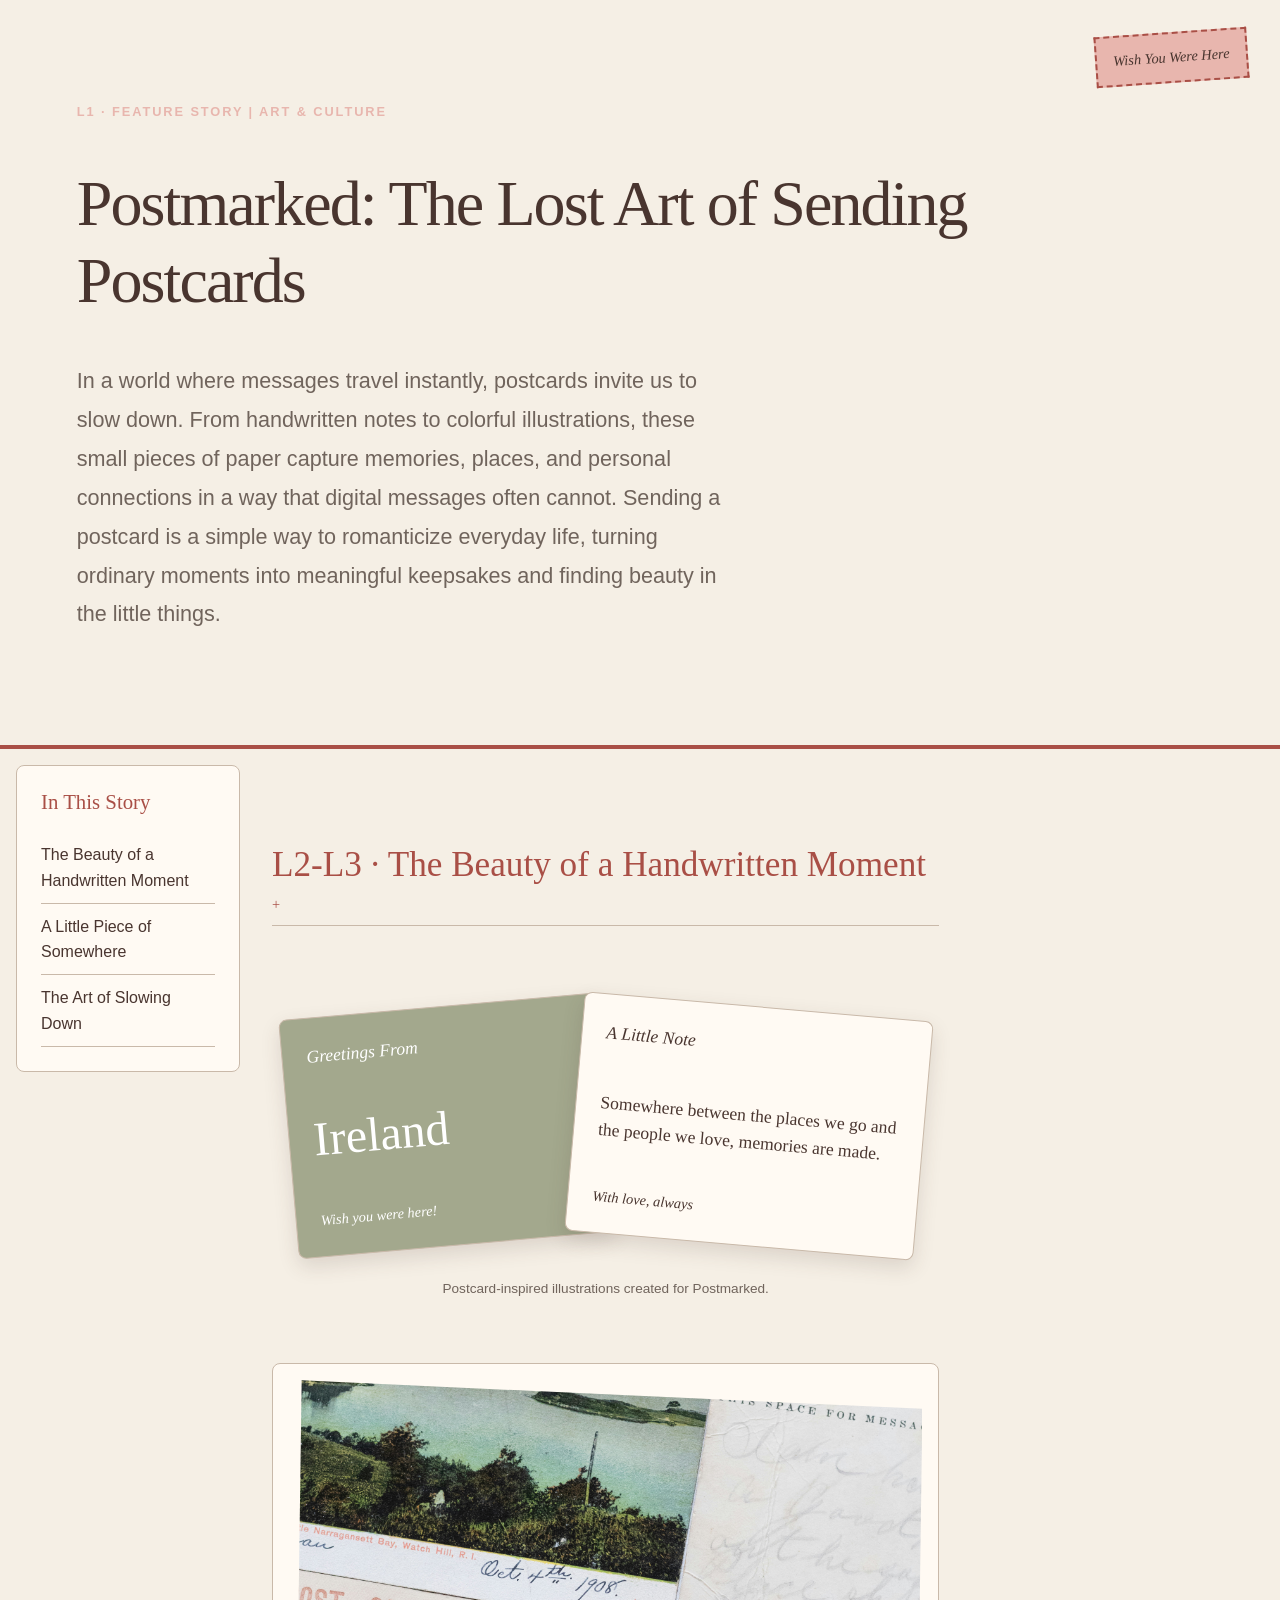
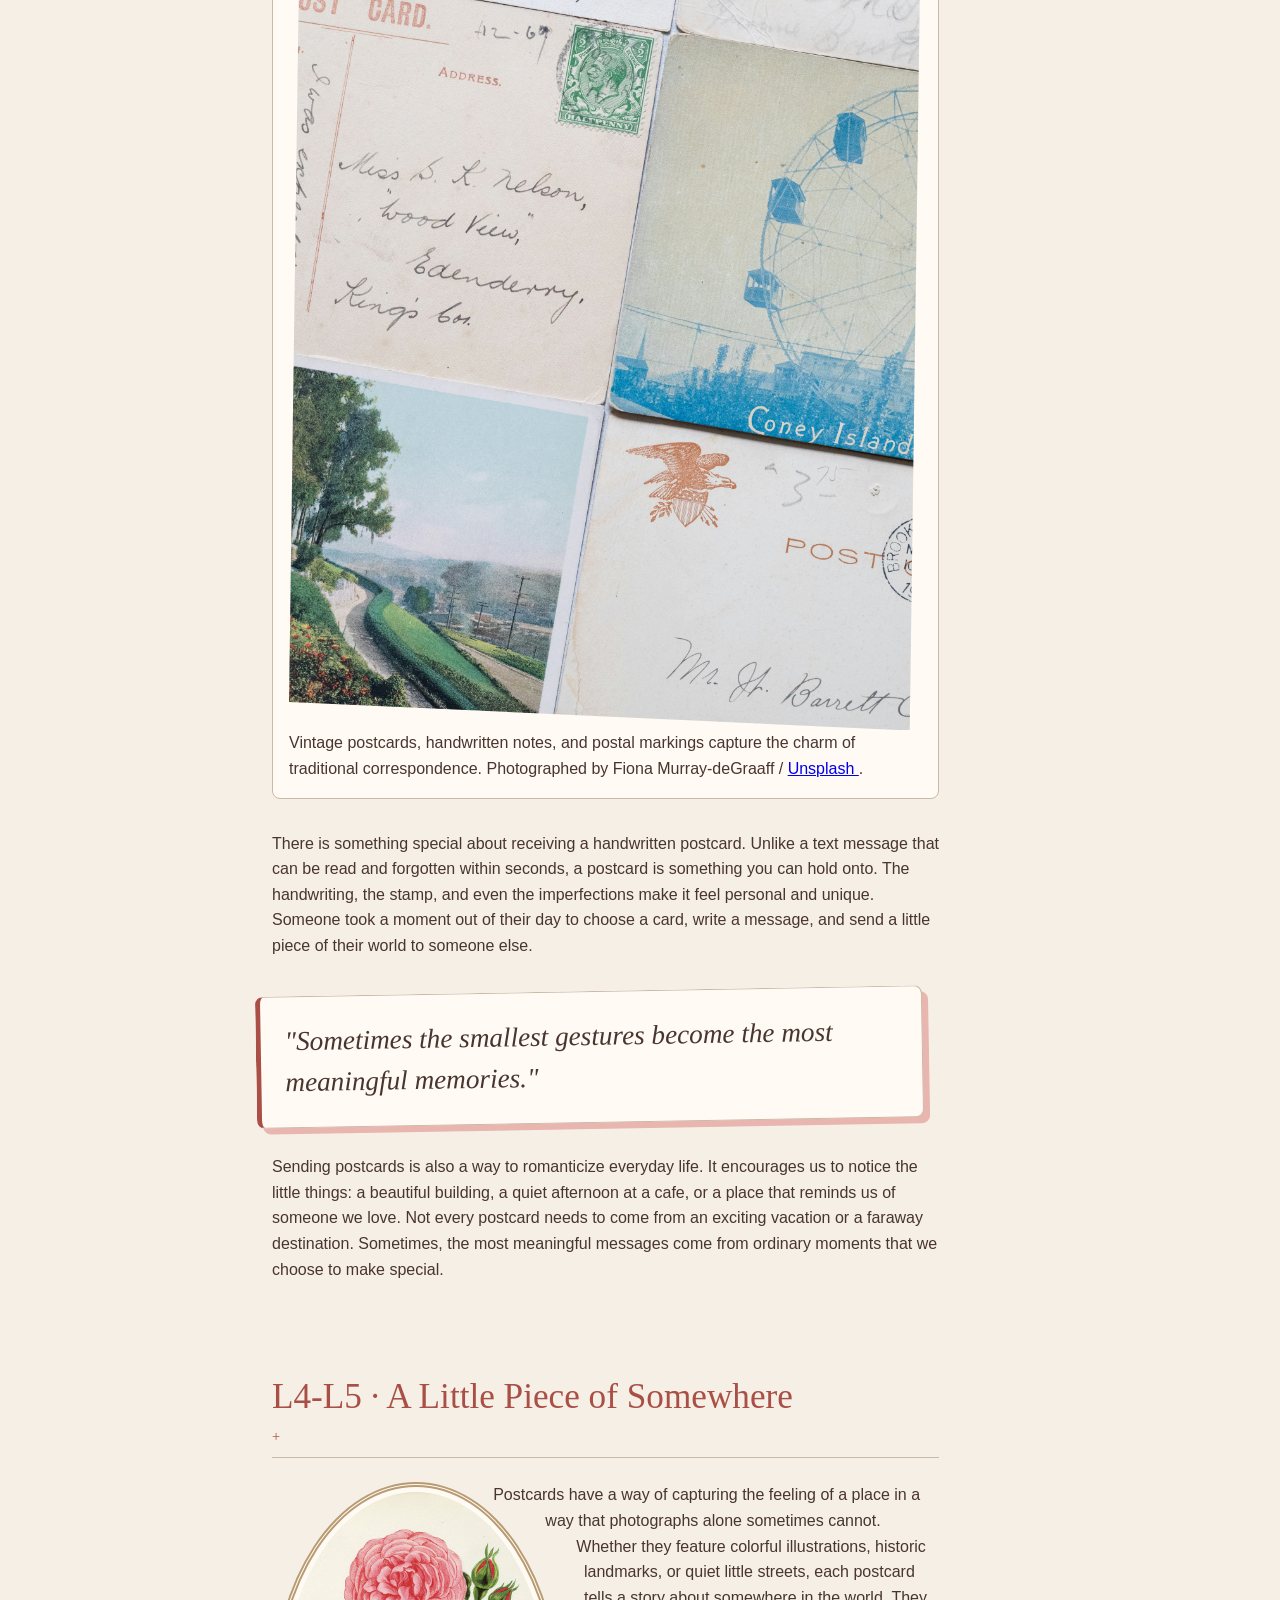
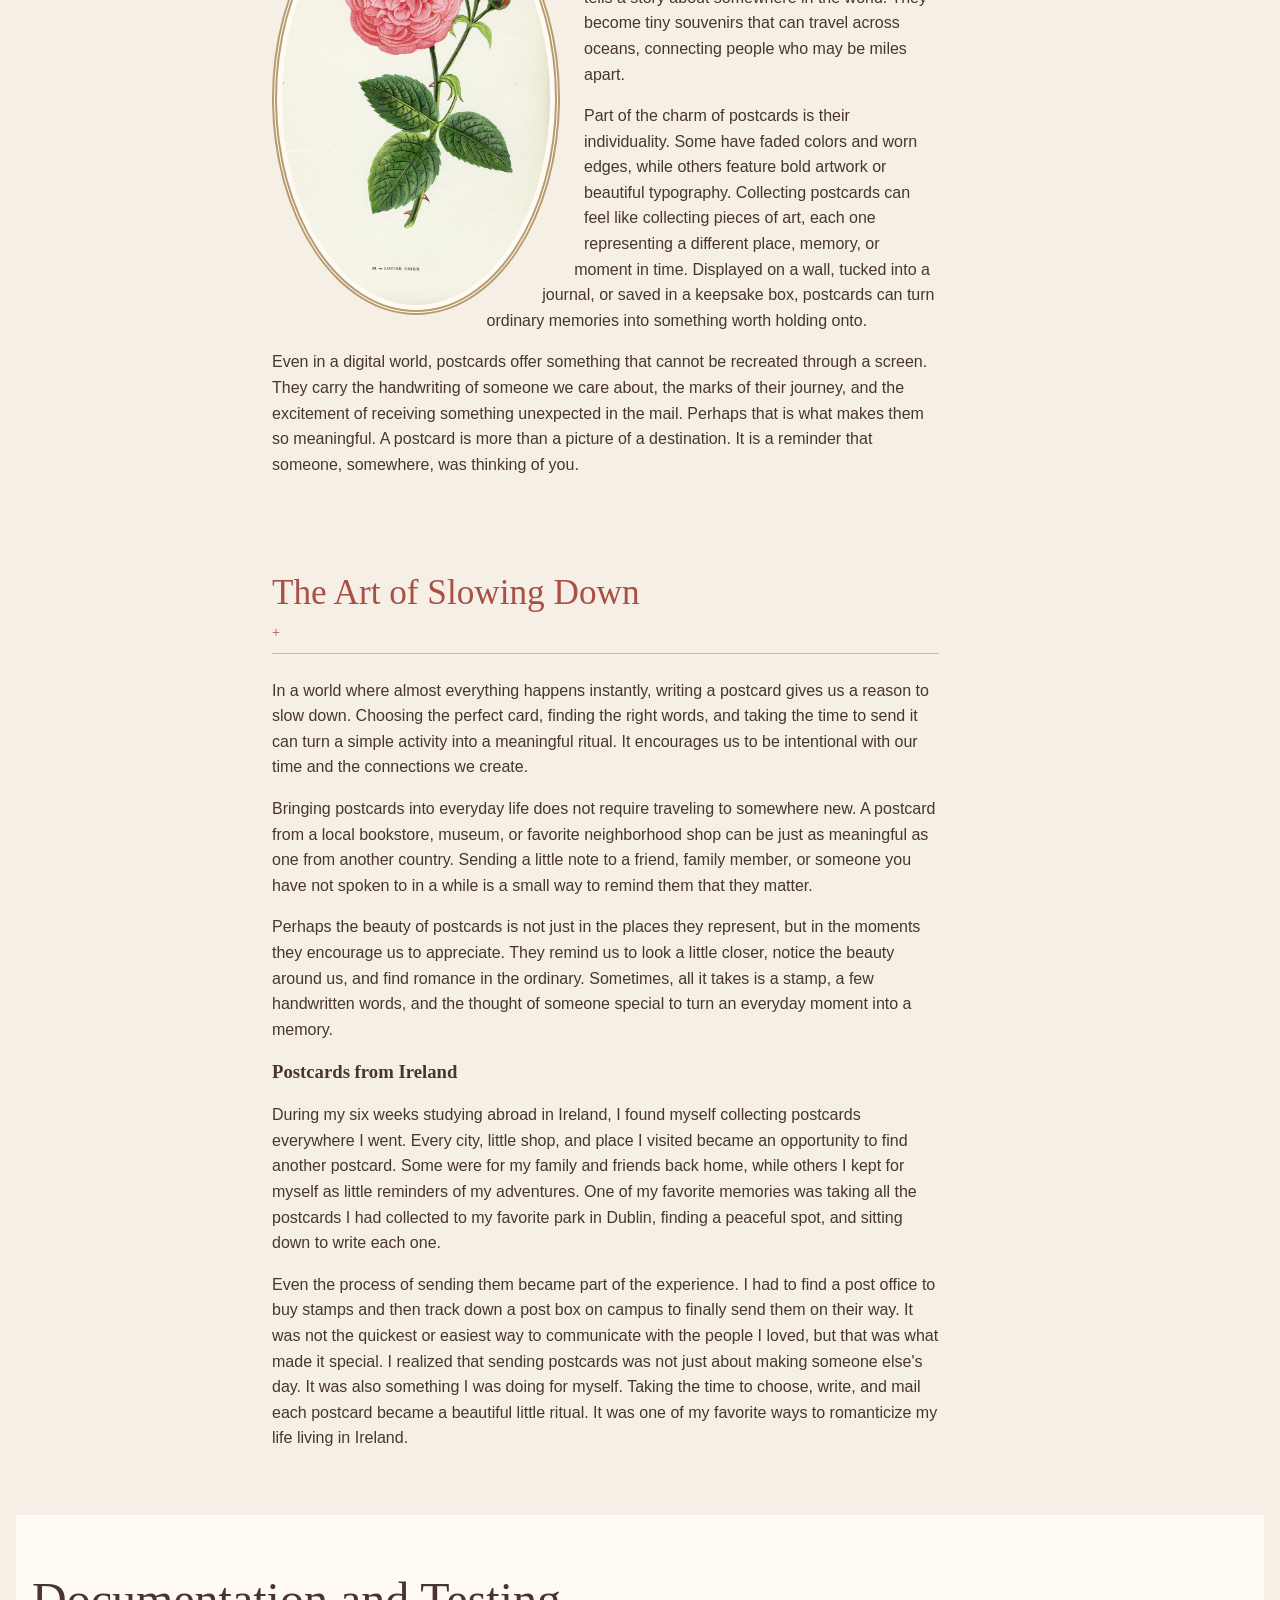
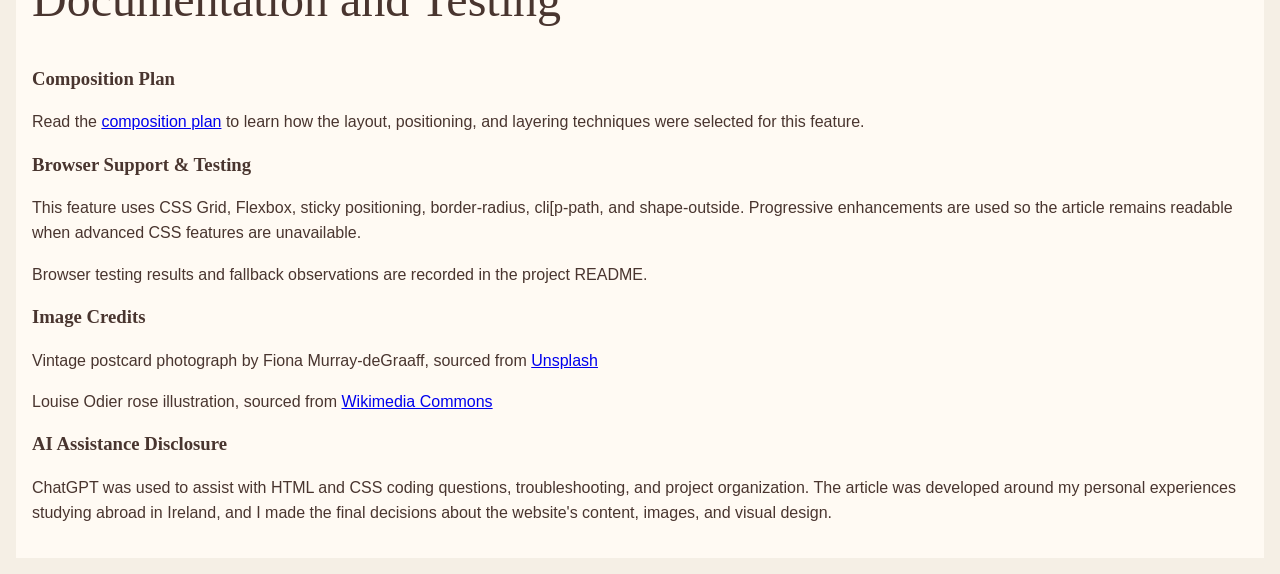
<file: index.html>
<!doctype html>
<html lang="en">
    <head>
        <meta charset="utf-8">
        <meta name="viewport" content="width=device-width,initial-scale=1">
        <title>Postmarked | The Lost Art of Sending Postcards</title>
        <link rel="stylesheet" href="styles.css">
    </head>
    <body>
        <header class="feature-header">
            <p class="eyebrow">L1 · Feature Story | Art & Culture</p>
            <h1 id="story-title">Postmarked: The Lost Art of Sending Postcards</h1>
            <p class="lede">
                In a world where messages travel instantly, postcards invite us to slow down.
                From handwritten notes to colorful illustrations, these small pieces of paper capture
                memories, places, and personal connections in a way that digital messages often cannot.
                Sending a postcard is a simple way to romanticize everyday life, turning ordinary
                moments into meaningful keepsakes and finding beauty in the little things.
            </p>
            <span class="issue-badge">Wish You Were Here</span>
        </header>
        <main>
            <div class="story-layout">
                <aside class="story-guide">
                    <h2>In This Story</h2>
                    <a href="#section-one">The Beauty of a Handwritten Moment</a>
                    <a href="#section-two">A Little Piece of Somewhere</a>
                    <a href="#section-three">The Art of Slowing Down</a>
                </aside>
            <article aria-labelledby="story-title">
                <h2 class="visually-hidden">Postmarked: The Lost Art of Sending Postcards</h2>
                <section id="section-one">
                    <h2>L2-L3 · The Beauty of a Handwritten Moment</h2>
                    <figure class="postcard-collage">
                        <div class="postcard postcard-one">
                            <span class="postcard-label">Greetings From</span>
                            <span class="postcard-place">Ireland</span>
                            <span class="postcard-detail">Wish you were here!</span>
                        </div>

                        <div class="postcard postcard-two">
                            <span class="postcard-label">A Little Note</span>
                            <span class="postcard-message">
                                Somewhere between the places we go and 
                                the people we love, memories are made.
                            </span>
                            <span class="postcard-detail">With love, always</span>
                        </div>
                        <figcaption>
                            Postcard-inspired illustrations created for Postmarked.
                        </figcaption>
                    </figure>
                    <figure class="feature-figure">
                        <img src="images/vintage-postcard.jpg" 
                        alt="A collection of vintage postcards with handwritten messages and post stamps" 
                        width="1000"
                         height="700">
                        <figcaption>
                            Vintage postcards, handwritten notes, and postal markings capture
                            the charm of traditional correspondence. 
                            Photographed by Fiona Murray-deGraaff /
                            <a href="https://unsplash.com/photos/dZZxUjWUx_o">
                                Unsplash
                            </a>.
                        </figcaption>
                    </figure>
                    <p>
                        There is something special about receiving a handwritten postcard.
                        Unlike a text message that can be read and forgotten within seconds,
                        a postcard is something you can hold onto. The handwriting, the stamp,
                        and even the imperfections make it feel personal and unique. Someone
                        took a moment out of their day to choose a card, write a message, and send
                        a little piece of their world to someone else.
                    </p>

                    <blockquote class="pull-quote">
                        "Sometimes the smallest gestures become the most meaningful memories."
                    </blockquote>

                    <p>
                        Sending postcards is also a way to romanticize everyday life. It encourages us to notice
                        the little things: a beautiful building, a quiet afternoon at a cafe, or a place that reminds us
                        of someone we love. Not every postcard needs to come from an exciting vacation
                        or a faraway destination. Sometimes, the most meaningful messages come from ordinary
                        moments that we choose to make special.
                    </p>

                </section>
                <section id="section-two">
                    <h2>L4-L5 · A Little Piece of Somewhere</h2>
                    <img class="shape-portrait" 
                    src="images/Louise_Odier1.jpg" 
                    alt="Antique botanical illustration of pink Louise Odier roses" 
                    width="600" 
                    height="600">
                    <p>
                        Postcards have a way of capturing the feeling of a place in a way that
                        photographs alone sometimes cannot. Whether they feature colorful illustrations,
                        historic landmarks, or quiet little streets, each postcard tells a story about 
                        somewhere in the world. They become tiny souvenirs that can travel across
                        oceans, connecting people who may be miles apart.
                    </p>

                    <p>
                        Part of the charm of postcards is their individuality. Some have faded colors and
                        worn edges, while others feature bold artwork or beautiful typography. 
                        Collecting postcards can feel like collecting pieces of art, each one representing 
                        a different place, memory, or moment in time. Displayed on a wall, tucked into a 
                        journal, or saved in a keepsake box, postcards can turn ordinary memories into 
                        something worth holding onto. 
                    </p>

                    <p>
                        Even in a digital world, postcards offer something that cannot be recreated through
                        a screen. They carry the handwriting of someone we care about, the marks of their journey,
                        and the excitement of receiving something unexpected in the mail. Perhaps that is what
                        makes them so meaningful. A postcard is more than a picture of a destination. It is a reminder
                        that someone, somewhere, was thinking of you.
                    </p>

                </section>

                <section id="section-three">
                    <h2>The Art of Slowing Down</h2>

                    <p>
                        In a world where almost everything happens instantly, writing a 
                        postcard gives us a reason to slow down. Choosing the perfect card,
                        finding the right words, and taking the time to send it can turn a simple
                        activity into a meaningful ritual. It encourages us to be intentional with
                        our time and the connections we create.
                    </p>

                    <p>
                        Bringing postcards into everyday life does not require traveling to somewhere
                        new. A postcard from a local bookstore, museum, or favorite neighborhood shop
                        can be just as meaningful as one from another country. Sending a little note 
                        to a friend, family member, or someone you have not spoken to in a while is 
                        a small way to remind them that they matter.
                    </p>

                    <p>
                        Perhaps the beauty of postcards is not just in the places they represent,
                        but in the moments they encourage us to appreciate. They remind us to look a little closer,
                        notice the beauty around us, and find romance in the ordinary. Sometimes, all it takes is a stamp,
                        a few handwritten words, and the thought of someone special to turn an everyday moment into 
                        a memory. 
                    </p>

                    <h3>Postcards from Ireland</h3>

                    <p>
                       During my six weeks studying abroad in Ireland, I found myself
                       collecting postcards everywhere I went. Every city, little shop, and place I 
                       visited became an opportunity to find another postcard. Some were for my family
                       and friends back home, while others I kept for myself as little reminders of my adventures.
                       One of my favorite memories was taking all the postcards I had collected to my favorite park 
                       in Dublin, finding a peaceful spot, and sitting down to write each one. 
                    </p>

                    <p>
                        Even the process of sending them became part of the experience. I had to find a post
                        office to buy stamps and then track down a post box on campus to finally send them on their way.
                        It was not the quickest or easiest way to communicate with the people I loved, but that was what
                        made it special. I realized that sending postcards was not just about making someone else's 
                        day. It was also something I was doing for myself. Taking the time to choose, write, and
                        mail each postcard became a beautiful little ritual. It was one of my favorite ways to
                        romanticize my life living in Ireland.
                    </p>
                    
                </section>
            </article>
        </div>
            <section class="documentation" aria-labelledby="documentation-heading">
                <h2 id="documentation-heading">Documentation and Testing</h2>
                <h3>Composition Plan</h3>
                <p>
                   Read the 
                   <a href="composition-plan.html">composition plan</a>
                   to learn how the layout, positioning, and layering techniques were 
                   selected for this feature. 
                </p>

                <h3>Browser Support & Testing</h3>
                <p>
                    This feature uses CSS Grid, Flexbox, sticky positioning, border-radius,
                    cli[p-path, and shape-outside. Progressive enhancements are used so the article remains 
                    readable when advanced CSS features are unavailable.
                </p>

                <p>
                    Browser testing results and fallback observations are recorded in the project README.
                </p>

                <h3>Image Credits</h3>
                <p>
                    Vintage postcard photograph by Fiona Murray-deGraaff, sourced from 
                    <a href="https://unsplash.com/photos/dZZxUjWUx_o">
                        Unsplash
                    </a>
                </p>

                <p>
                    Louise Odier rose illustration, sourced from 
                    <a href="https://commons.wikimedia.org/wiki/File:Louise_Odier1.jpg">
                        Wikimedia Commons
                    </a>
                </p>

                <h3>AI Assistance Disclosure</h3>
                <p>
                        ChatGPT was used to assist with HTML and CSS coding questions,
                        troubleshooting, and project organization.
                        The article was developed around my personal experiences
                        studying abroad in Ireland, and I made the final
                        decisions about the website's content, images,
                        and visual design.
                </p>
            </section>
        </main>
    </body>
    </html>
</file>
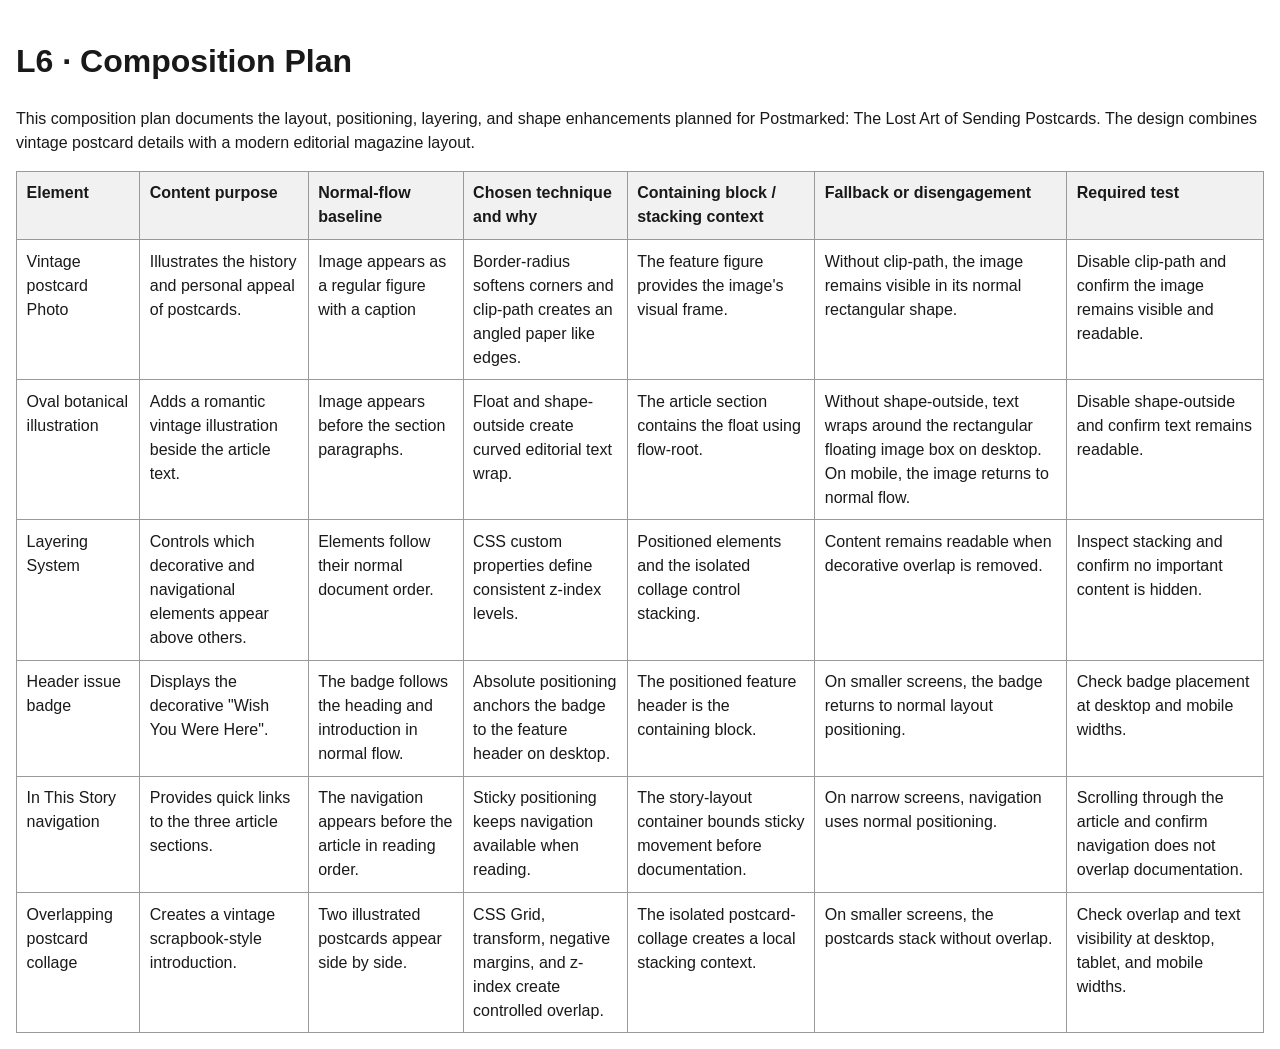
<file: composition-plan.html>
<!doctype html>
<html lang="en">
    <head>
        <meta charset="utf-8">
        <meta name="viewport" content="width=device-width,initial-scale=1">
        <title>Composition Plan</title>
        <style>
            body{
                font-family:Arial,sans-serif;
                line-height:1.5;
                max-width:90rem;
                margin:auto;
                padding:1rem;
                color:#191919;
                }
            table{
                width:100%;
                border-collapse:collapse;
                }
            th,td{
                padding:.6rem;
                border:1px solid #999;
                text-align:left;
                vertical-align:top;
                }
            th{
                background:#f1f1f1;
                }
        </style>
        </head>
        <body>
            <h1>L6 · Composition Plan</h1>
            <p>
                This composition plan documents the layout, positioning, layering, and shape enhancements
                planned for Postmarked: The Lost Art of Sending Postcards.
                The design combines vintage postcard details with a modern editorial 
                magazine layout.
            </p>
            <table>
                <thead>
                    <tr>
                        <th>Element</th>
                        <th>Content purpose</th>
                        <th>Normal-flow baseline</th>
                        <th>Chosen technique and why</th>
                        <th>Containing block / stacking context</th>
                        <th>Fallback or disengagement</th>
                        <th>Required test</th>
                    </tr>
                </thead>
                <tbody>
                    <tr>
                        <td>Vintage postcard Photo</td>
                        <td>Illustrates the history and personal appeal of postcards.</td>
                        <td>Image appears as a regular figure with a caption</td>
                        <td>Border-radius softens corners and clip-path creates an angled paper like edges.</td>
                        <td>The feature figure provides the image's visual frame.</td>
                        <td>Without clip-path, the image remains visible in its normal rectangular shape.</td>
                        <td>Disable clip-path and confirm the image remains visible and readable.</td>
                    </tr>

                    <tr>
                        <td>Oval botanical illustration</td>
                        <td>Adds a romantic vintage illustration beside the article text.</td>
                        <td>Image appears before the section paragraphs.</td>
                        <td>Float and shape-outside create curved editorial text wrap.</td>
                        <td>The article section contains the float using flow-root.</td>
                        <td>Without shape-outside, text wraps around the rectangular floating image box on desktop.
                            On mobile, the image returns to normal flow.
                        </td>
                        <td>Disable shape-outside and confirm text remains readable.</td>
                    </tr>

                    <tr>
                        <td>Layering System</td>
                        <td>Controls which decorative and navigational elements appear above others.</td>
                        <td>Elements follow their normal document order.</td>
                        <td>CSS custom properties define consistent z-index levels.</td>
                        <td>Positioned elements and the isolated collage control stacking.</td>
                        <td>Content remains readable when decorative overlap is removed.</td>
                        <td>Inspect stacking and confirm no important content is hidden.</td>
                    </tr>
                    <tr>
                        <td>Header issue badge</td>
                        <td>Displays the decorative "Wish You Were Here".</td>
                        <td>The badge follows the heading and introduction in normal flow.</td>
                        <td>Absolute positioning anchors the badge to the feature header on desktop.</td>
                        <td>The positioned feature header is the containing block.</td>
                        <td>On smaller screens, the badge returns to normal layout positioning.</td>
                        <td>Check badge placement at desktop and mobile widths.</td>
                    </tr>

                    <tr>
                        <td>In This Story navigation</td>
                        <td>Provides quick links to the three article sections.</td>
                        <td>The navigation appears before the article in reading order.</td>
                        <td>Sticky positioning keeps navigation available when reading.</td>
                        <td>The story-layout container bounds sticky movement before documentation.</td>
                        <td>On narrow screens, navigation uses normal positioning.</td>
                        <td>Scrolling through the article and confirm navigation does not overlap documentation.</td>
                    </tr>

                    <tr>
                        <td>Overlapping postcard collage</td>
                        <td>Creates a vintage scrapbook-style introduction.</td>
                        <td>Two illustrated postcards appear side by side.</td>
                        <td>CSS Grid, transform, negative margins, and z-index create controlled overlap.</td>
                        <td>The isolated postcard-collage creates a local stacking context.</td>
                        <td>On smaller screens, the postcards stack without overlap.</td>
                        <td>Check overlap and text visibility at desktop, tablet, and mobile widths.</td>
                    </tr>
                </tbody>
            </table>
        </body>
        </html>
</file>
<file: styles.css>
:root{
    /* Postmarked magazine color palette */
    --color-text:#49352f;
    --color-surface:#f5efe5;
    --color-action:#a94f46;
    --color-accent:#e8b6ae;
    --color-border:#c9b9a9;
    --color-muted:#70645c;

    /* Spacing and layout */
    --space-3:1rem;
    --radius:.5rem;
    --measure:68ch;

    /* Layer System */
    --layer-base:0;
    --layer-raised:10;
    --layer-sticky:20;
    --layer-overlay:30;
}
*,*::before,*::after{
    box-sizing:border-box;
}
html{
    scroll-behavior:smooth;
}
body{
    margin:0;
    color:var(--color-text);
    background:var(--color-surface);
    font-family:Arial,Helvetica, sans-serif;
    line-height:1.6;
}

h1, h2,h3 {
    font-family: Georgia, 'Times New Roman', Times, serif;
    line-height:1.2;
}

h1{
    font-size:clamp(2rem,5vw,4rem);
    font-weight:400;
    letter-spacing:-.03em;
}

h2{
    font-size:clamp(1.5rem,4vw,3rem);
    font-weight:400;
}

.eyebrow{
    text-transform:uppercase;
    letter-spacing:0.15em;
    font-size: 0.8rem;
}
.feature-header{
    position:relative;
    padding:clamp(2rem,7vw,6rem)
            clamp(1.5rem, 6vw, 5rem);
    background:var(--color-surface);
    color: var(--color-text);
    border-bottom: 4px solid var(--color-action);
}
.eyebrow{
    color:var(--color-accent);
    font-weight:700;
}
.lede{
    max-width: 55ch;
    font-size: clamp(1.1rem, 2vw, 1.35rem);
    line-height: 1.8;
    color: var(--color-muted);
}
.issue-badge{
    display: inline-block;
    position: relative;
    padding: .75rem 1rem;
    background: var(--color-accent);
    color: var(--color-text);
    border: 2px dashed var(--color-action);
    font-family: Georgia, serif;
    font-size: .9rem;
    font-style: italic;
    transform:rotate(-4deg);
}
main{
    max-width: 80rem;
    margin: auto;
    padding: var(--space-3);
}

.story-layout{
    display: grid;
    gap: 2rem;
}
article{
    min-width:0;
    max-width: 75ch;
}
article section{
    display:flow-root;
    margin-block:3rem;
    scroll-margin-block-start:6rem;
}
.story-guide{
    align-self:start;
    padding:1.5rem;
    background: #fffaf3;
    border:1px solid var(--color-border);
    border-radius: var(--radius);
}

.story-guide h2 {
    margin-top: 0;
    font-size: 1.3rem;
    color: var(--color-action);
}
.story-guide a{
    display:block;
    padding:.6rem 0;
    color: var(--color-text);
    text-decoration: none;
    border-bottom: 1px solid var(--color-border);
}

.story-guide a:hover{
    color: var(--color-action);
    text-decoration: underline;
}

.feature-figure{
    position:relative;
    margin:1rem 0;
    padding:1rem;
    border:1px solid var(--color-border);
    border-radius:var(--radius);
}
img{
    display:block;
    max-width:100%;
    height:auto;
}
.pull-quote{
    position: relative;
    margin:2rem 0;
    padding:1.5rem;
    background: #fffaf3;
    border: 1px solid var(--color-border);
    border-left: 5px solid var(--color-action);
    border-radius: var(--radius);
    font-family: Georgia, 'Times New Roman', Times, serif;
    font-size:clamp(1.25rem, 2.5vw, 1.7rem);
    font-style: italic;
    line-height: 1.5;
    box-shadow: 6px 6px 0 var(--color-accent);
}

/* Postcard image with editorial text message */
.shape-portrait{
    display: block;
    width:min(45%,18rem);
    height: auto;
    margin:0 1.5rem 1rem 0;
    border-radius:50%;
    border: 5px double #b89b72;
    padding: 5px;
    background-color: #fffaf3;
}

@media (min-width: 52rem){
    .shape-portrait {
        float: left;

    }
}

.documentation{
    grid-column:1/-1;
    padding:1rem;
    background:#fffaf3;
}
@media (min-width:52rem){
    .story-layout{
        grid-template-columns:14rem minmax(0,1fr);
        align-items: start;
    }
    .story-guide{
        position:sticky;
        inset-block-start:1rem;
        z-index:var(--layer-sticky);
    }
    .pull-quote{
        z-index:var(--layer-raised);
        margin-inline-start:-1rem;
        margin-inline-end: 1rem;
        transform: rotate(-1deg);
    }
    @supports (shape-outside:circle(50%)){
        .shape-portrait{
            float:inline-start;
            shape-outside:circle(50%);
            shape-margin:1rem;}
        }
    }

    /* Vintage postcard image treatment */
    .feature-figure {
        position: relative;
        margin: 2rem 0;
        padding: 1rem;
        max-width: 42rem;
        margin-inline:auto;
        background: #fffaf3;
        border: 1px solid var(--color-border);
        border-radius: var(--radius);
    }

    .feature-figure img{
        width: 100%;
        border-radius: .25rem;
    }

    @supports (clip-path:polygon(0 0)){
        .feature-figure img{
            clip-path:polygon(
            2% 0,
            100% 3%,
            98% 100%,
            0 97%
            );
        }
    }
        :focus-visible{
            outline:.2rem solid var(--color-accent);
            outline-offset:.2rem;
        }

@media (min-width: 52rem) {
    .feature-header {
        padding-inline-end: 12rem;
    }

    .issue-badge {
        position: absolute;
        inset-block-start: 2rem;
        inset-inline-end: 2rem;
        z-index: var(--layer-raised);

    }
}

@media (max-width: 51.999rem){
    .issue-badge{
        transform: rotate(-2deg);
    }
}

/* Postcard collage */
.postcard-collage {
    display: grid;
    grid-template-columns: repeat(2, minmax(0, 1fr));
    align-items: center;
    gap: 0;
    margin: 3rem 0;
    margin-bottom: 1rem;
    padding: 2rem 1rem;
    isolation: isolate;
}

.postcard {
    position: relative;
    display: flex;
    flex-direction: column;
    justify-content: space-between;
    min-width: 0;
    min-height: 15rem;
    padding: 1.5rem;
    border: 1px solid var(--color-border);
    border-radius: var(--radius);
    box-shadow: 0 8px 20px rgb(73 53 47 / 15%);
}

.postcard-one{
    background: #a3a88d;
    color: #fff;
    transform: rotate(-5deg);
    z-index: var(--layer-base);
}

.postcard-two {
    background: #fffaf3;
    color: var(--color-text);
    margin-inline-start: -2rem;
    transform: rotate(5deg);
    z-index: var(--layer-raised);
}

.postcard-label {
    font-family: Georgia, serif;
    font-size: 1.1rem;
    font-style: italic;
}

.postcard-place {
    font-family: Georgia, serif;
    font-size: clamp(1.8rem, 4vw, 3rem);
    line-height: 1.1;
}

.postcard-message {
    font-family: Georgia, serif;
    font-size: 1.1rem;
    line-height: 1.5;
}

.postcard-detail {
    font-family: Georgia, serif;
    font-size: .9rem;
    font-style: italic;
}

.postcard-collage figcaption {
    grid-column: 1/-1;
    margin-top: 2rem;
    color: var(--color-muted);
    font-size: .85rem;
    text-align: center;
}

@media (max-width: 40rem) {
    .postcard-collage {
        grid-template-columns: 1fr;
        gap: 1.5rem;
        padding: 1rem 0;
    }

    .postcard-one,
    .postcard-two {
        margin-inline-start: 0;
        transform: none;
    }
}

article section h2{
    color: var(--color-action);
    font-family: Georgia, serif;
    font-size: clamp(1.6rem, 3vw, 2.2rem);
    line-height: 1.25;
    margin-bottom: 1.5rem;
    padding-bottom: .75rem;
    border-bottom: 1px solid var(--color-border);
}

/* Small decorative detail below each heading */
article section h2::after{
    content: "+";
    display: block;
    color: var(--color-action);
    font-size: .9rem;
    margin-top: .5rem;
}

/* Desktop article and sidebar layout */
@media (min-width: 52rem) {
    .story-layout {
        display: grid;
        grid-template-columns: 14rem minmax(0,1fr);
        gap: 2rem;
        align-items: start;
    }
}

.visually-hidden {
    position: absolute;
    width: 1px;
    height: 1px;
    padding: 0;
    margin: -1px;
    overflow: hidden;
    clip-path: inset(50%);
    white-space: nowrap;
    border: 0;
}
</file>
